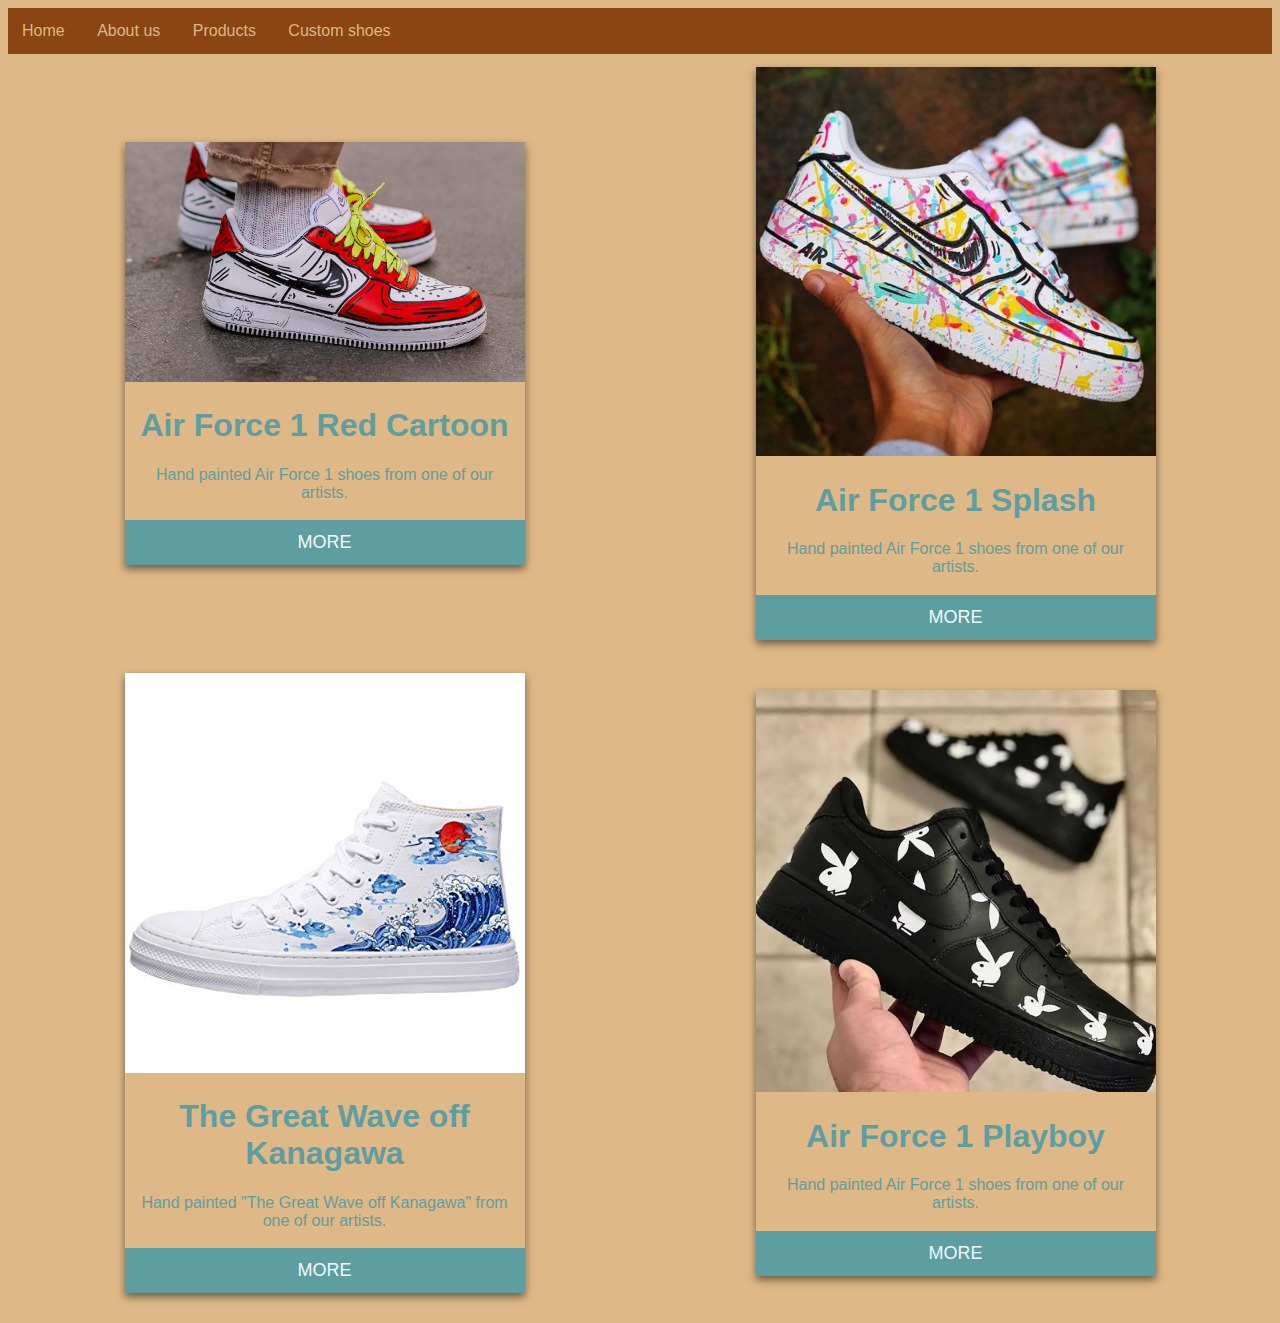
<file: products.html>
<!DOCTYPE html>
<html>

  <head>

    <title>Products</title>
    <meta charset="utf-8"/>
    <link rel="stylesheet" href="products.css">

    <style>

body {
  background-color: burlywood;
}

div.scrollmenu {
  background-color: saddlebrown;
  overflow: auto;
  white-space: nowrap;
}

div.scrollmenu a {
  display: inline-block;
  color: burlywood;
  text-align: center;
  padding: 14px;
  text-decoration: none;
}

div.scrollmenu a:hover {
  background-color: burlywood;
    color: saddlebrown
}


    </style>

  </head>

<body>

  <div class="scrollmenu">
    <a href="index.html">Home</a>
    <a href="aboutus.html">About us</a>
    <a href="products.html">Products</a>
    <a href="customshoes.html">Custom shoes</a>
  </div>

<table>
  <tr>
    <td>
      <div class="product productleft">
        <img src="shoes/product1.jpg" alt="Air Force 1 Red Cartoon" style="width:100%">
        <h1>Air Force 1 Red Cartoon</h1>
        <p>Hand painted Air Force 1 shoes from one of our artists.</p>
        <h3><button>MORE</button></h3>
      </div>
    </td>

    <td>
      <div class="product productright">
        <img src="shoes/product2.jpg" alt="Air Force 1 Splash" style="width:100%">
        <h1>Air Force 1 Splash</h1>
        <p>Hand painted Air Force 1 shoes from one of our artists.</p>
        <h3><button>MORE</button></h3>
      </div>
    </td>
  </tr>

  <tr>
    <td>
      <div class="product productleft">
        <img src="shoes/product3.jpg" alt="The Great Wave off Kanagawa" style="width:100%">
        <h1>The Great Wave off Kanagawa</h1>
        <p>Hand painted "The Great Wave off Kanagawa" from one of our artists.</p>
        <h3><button>MORE</button></h3>
      </div>
    </td>

    <td>
      <div class="product productright">
        <img src="shoes/product4.jpg" alt="Air Force 1 Playboy" style="width:100%">
        <h1>Air Force 1 Playboy</h1>
        <p>Hand painted Air Force 1 shoes from one of our artists.</p>
        <h3><button>MORE</button></h3>
      </div>
    </td>
  </tr>
</table>

</body>

</html>
</file>
<file: products.css>
/*.productleft {
  float: left;
  width: 50%
}

.productright {
  float: right;
  width: 50%;
}*/

body {
  font-family: sans-serif;
}

table {
  width: 100%;
}

.product {
  box-shadow: 0 4px 8px rgba(0, 0, 0, 0.5);
  max-width: 400px;
  margin: auto;
  text-align: center;
  font-family: sans-serif;
  margin-top: 10px;
  display: block;
}

.product button {
  border: none;
  outline: 0;
  padding: 12px;
  color: aliceblue;
  background-color: cadetblue;
  text-align: center;
  cursor: pointer;
  width: 100%;
  font-size: 18px;
}

.product h1, p {
  margin-left: 10px;
  margin-right: 10px;
}

.product button:hover {
  opacity: 0.7;
}

h1, h2, p {
  background-color: transparent;
  color: cadetblue;
}
</file>
